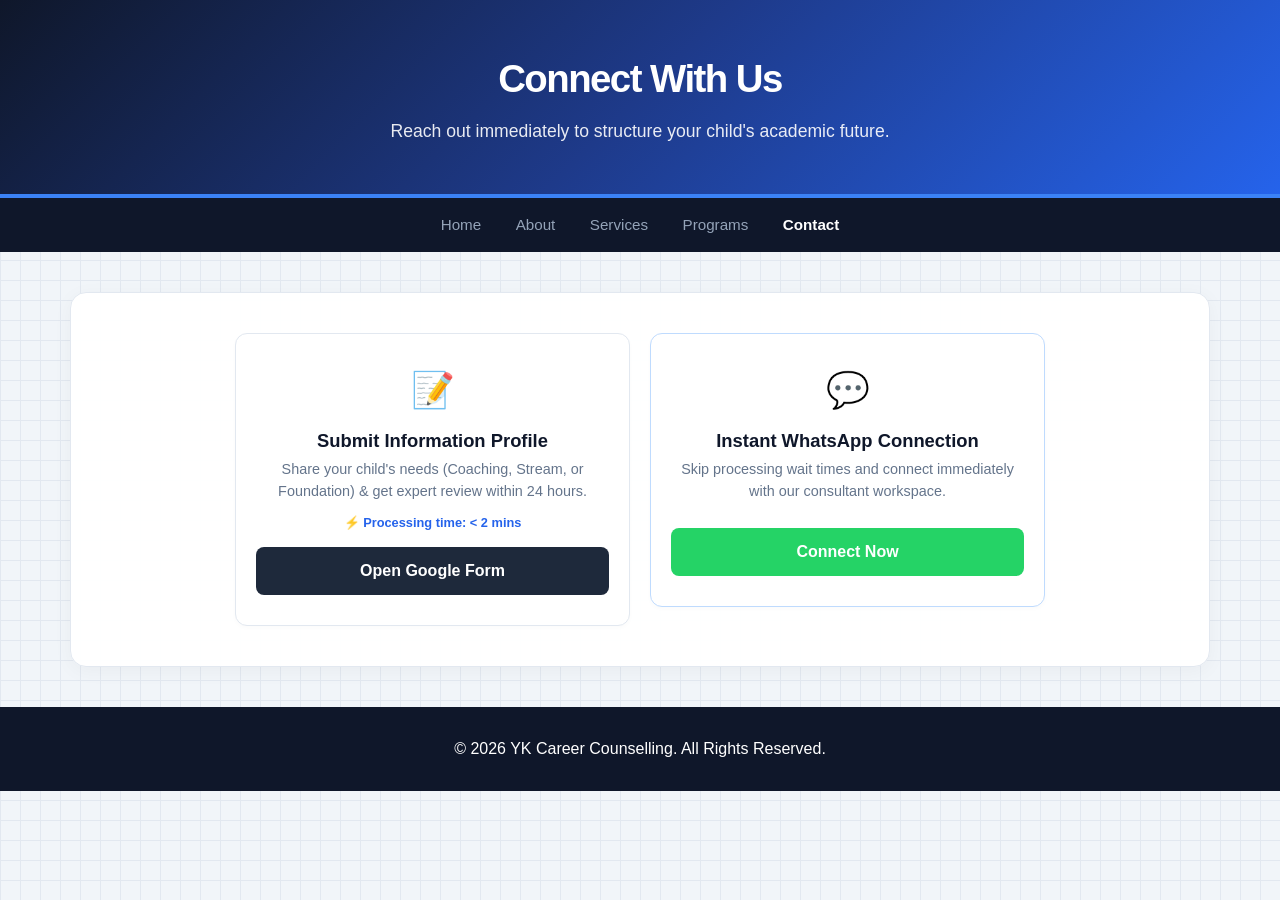
<file: contact.html>
<!DOCTYPE html>
<html lang="en">
<head>
    <meta charset="UTF-8">
    <meta name="viewport" content="width=device-width, initial-scale=1.0">
    <title>Contact Us | YK Career Counselling</title>
    <style>
        * { box-sizing: border-box; margin: 0; padding: 0; }
        body {
            background-color: #f1f5f9;
            background-image: linear-gradient(#e2e8f0 1px, transparent 1px), linear-gradient(90deg, #e2e8f0 1px, transparent 1px);
            background-size: 20px 20px;
            color: #1e293b;
            font-family: -apple-system, BlinkMacSystemFont, "Segoe UI", Roboto, Arial, sans-serif;
            line-height: 1.5;
        }
        .container {
            width: 1140px;
            max-width: 95%;
            margin: 40px auto;
        }
        section {
            background: rgba(255, 255, 255, 0.98);
            border-radius: 16px;
            padding: 40px;
            margin-bottom: 35px;
            box-shadow: 0 4px 20px rgba(0, 0, 0, 0.04);
            border: 1px solid #e2e8f0;
        }
        header {
            background: linear-gradient(135deg, #0f172a 0%, #1e3a8a 50%, #2563eb 100%);
            color: white;
            padding: 50px 20px;
            text-align: center;
            border-bottom: 4px solid #3b82f6;
        }
        nav { background: #0f172a; padding: 15px 0; text-align: center; }
        nav a { color: #94a3b8; text-decoration: none; font-weight: 500; margin: 0 15px; font-size: 0.95rem; }
        nav a.active { color: white; font-weight: 700; }
        
        .force-table { display: table !important; width: 100% !important; border-collapse: separate !important; border-spacing: 20px 0 !important; table-layout: fixed; }
        .force-cell-50 { display: table-cell !important; width: 50% !important; vertical-align: top !important; }
        .card-box { background: #ffffff; border: 1px solid #e2e8f0; border-radius: 12px; padding: 30px 20px; height: 100%; box-shadow: 0 2px 5px rgba(0,0,0,0.02); }
        .btn-primary { background-color: #2563eb; color: white; padding: 12px 24px; border-radius: 8px; font-weight: 600; text-decoration: none; display: block; text-align: center; margin-top: 15px; }

        @media (max-width: 768px) {
            .container { margin: 15px auto; }
            section { padding: 20px; margin-bottom: 20px; }
            header h1 { font-size: 2rem !important; }
            nav { padding: 10px 5px; display: flex; flex-wrap: wrap; justify-content: center; gap: 8px; }
            .force-table { display: block !important; border-spacing: 0 !important; }
            .force-cell-50 { display: block !important; width: 100% !important; margin-bottom: 20px; }
        }
    </style>
</head>
<body>

<header>
    <h1 style="font-size: 2.4rem; font-weight: 800; letter-spacing: -0.04em;">Connect With Us</h1>
    <p style="margin-top: 10px; font-size: 1.1rem; opacity: 0.9;">Reach out immediately to structure your child's academic future.</p>
</header>

<nav>
    <a href="index.html">Home</a>
    <a href="about.html">About</a>
    <a href="services.html">Services</a>
    <a href="programs.html">Programs</a>
    <a href="contact.html" class="active">Contact</a>
</nav>

<div class="container">

    <section>
        <div class="force-table" style="max-width: 850px; margin: 0 auto;">
            <div class="force-cell-50">
                <div class="card-box" style="text-align: center;">
                    <div style="font-size: 2.2rem; margin-bottom: 10px;">📝</div>
                    <h3 style="color: #0f172a; font-size: 1.15rem;">Submit Information Profile</h3>
                    <p style="color: #64748b; font-size: 0.9rem; margin-top: 5px;">Share your child's needs (Coaching, Stream, or Foundation) & get expert review within 24 hours.</p>
                    <p style="color: #2563eb; font-size: 0.8rem; font-weight: 600; margin: 10px 0;">⚡ Processing time: &lt; 2 mins</p>
                    <a href="https://forms.gle/j79rwyJzPrVPGFZG9" target="_blank" class="btn-primary" style="background-color: #1e293b;">Open Google Form</a>
                </div>
            </div>
            <div class="force-cell-50">
                <div class="card-box" style="text-align: center; border-color: #bfdbfe;">
                    <div style="font-size: 2.2rem; margin-bottom: 10px;">💬</div>
                    <h3 style="color: #0f172a; font-size: 1.15rem;">Instant WhatsApp Connection</h3>
                    <p style="color: #64748b; font-size: 0.9rem; margin-top: 5px; margin-bottom: 25px;">Skip processing wait times and connect immediately with our consultant workspace.</p>
                    <a href="https://wa.me/916397100566?text=Hi%20YK%20Career%20Counselling,%20I%20would%20like%20to%20discuss%20a%20personalized%20Plan%20of%20Action%20(POA)%20for%20my%20child's%20academic%20growth%20and%20foundation%20tracking.%20Please%20connect%20with%20me." target="_blank" class="btn-primary" style="background-color: #25d366;">Connect Now</a>
                </div>
            </div>
        </div>
    </section>

</div>

<footer style="background: #0f172a; color: #94a3b8; text-align: center; padding: 30px 20px; margin-top: 40px;">
    <p style="color: white;">&copy; 2026 YK Career Counselling. All Rights Reserved.</p>
</footer>
<!-- Instant Page Loader Style and Script -->
<div id="page-loader" style="display:none; position:fixed; top:0; left:0; width:100%; height:4px; background:linear-gradient(90deg, #3b82f6, #2563eb); z-index:99999; animation: loadingBar 2s infinite ease-in-out;"></div>
<div id="loader-overlay" style="display:none; position:fixed; top:0; left:0; width:100%; height:100%; background:rgba(255,255,255,0.5); z-index:99998; cursor:wait;"></div>

<style>
@keyframes loadingBar {
    0% { transform: translateX(-100%); }
    50% { transform: translateX(0); }
    100% { transform: translateX(100%); }
}
</style>

<script>
document.querySelectorAll('nav a, .btn-primary, a').forEach(link => {
    if (link.getAttribute('href') && !link.getAttribute('href').startsWith('#') && !link.getAttribute('target')) {
        link.addEventListener('click', function(e) {
            document.getElementById('page-loader').style.display = 'block';
            document.getElementById('loader-overlay').style.display = 'block';
        });
    }
});
</script>
</body>
</html>
</file>
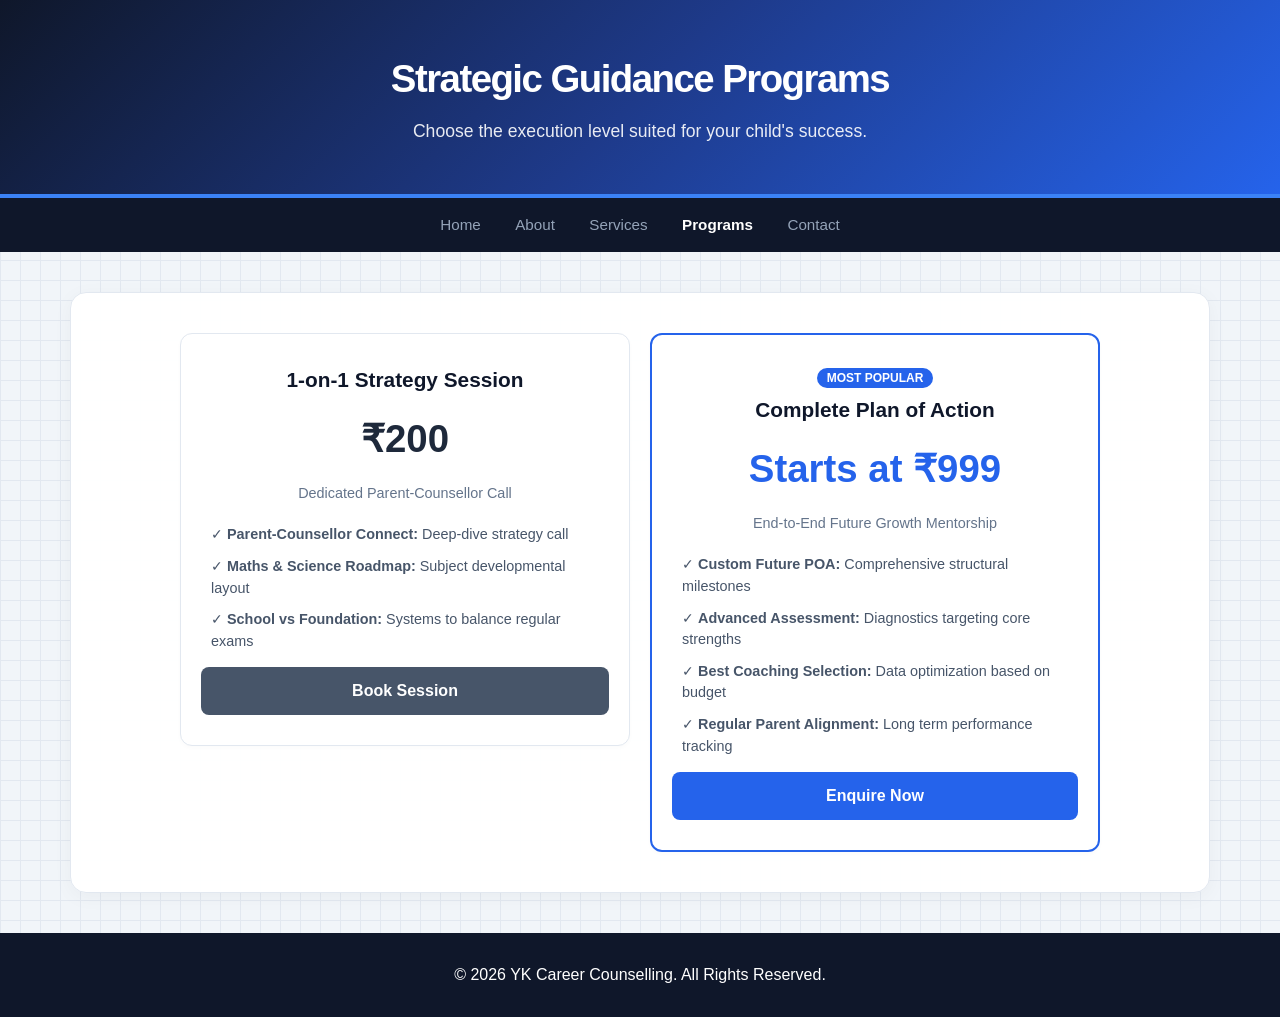
<file: programs.html>
<!DOCTYPE html>
<html lang="en">
<head>
    <meta charset="UTF-8">
    <meta name="viewport" content="width=device-width, initial-scale=1.0">
    <title>Our Programs | YK Career Counselling</title>
    <style>
        * { box-sizing: border-box; margin: 0; padding: 0; }
        body {
            background-color: #f1f5f9;
            background-image: linear-gradient(#e2e8f0 1px, transparent 1px), linear-gradient(90deg, #e2e8f0 1px, transparent 1px);
            background-size: 20px 20px;
            color: #1e293b;
            font-family: -apple-system, BlinkMacSystemFont, "Segoe UI", Roboto, Arial, sans-serif;
            line-height: 1.5;
        }
        .container {
            width: 1140px;
            max-width: 95%;
            margin: 40px auto;
        }
        section {
            background: rgba(255, 255, 255, 0.98);
            border-radius: 16px;
            padding: 40px;
            margin-bottom: 35px;
            box-shadow: 0 4px 20px rgba(0, 0, 0, 0.04);
            border: 1px solid #e2e8f0;
        }
        header {
            background: linear-gradient(135deg, #0f172a 0%, #1e3a8a 50%, #2563eb 100%);
            color: white;
            padding: 50px 20px;
            text-align: center;
            border-bottom: 4px solid #3b82f6;
        }
        nav { background: #0f172a; padding: 15px 0; text-align: center; }
        nav a { color: #94a3b8; text-decoration: none; font-weight: 500; margin: 0 15px; font-size: 0.95rem; }
        nav a.active { color: white; font-weight: 700; }
        
        .force-table { display: table !important; width: 100% !important; border-collapse: separate !important; border-spacing: 20px 0 !important; table-layout: fixed; }
        .force-cell-50 { display: table-cell !important; width: 50% !important; vertical-align: top !important; }
        .card-box { background: #ffffff; border: 1px solid #e2e8f0; border-radius: 12px; padding: 30px 20px; height: 100%; box-shadow: 0 2px 5px rgba(0,0,0,0.02); }
        .card-box.featured { border: 2px solid #2563eb; }
        .btn-primary { background-color: #2563eb; color: white; padding: 12px 24px; border-radius: 8px; font-weight: 600; text-decoration: none; display: block; text-align: center; margin-top: 15px; }

        @media (max-width: 768px) {
            .container { margin: 15px auto; }
            section { padding: 20px; margin-bottom: 20px; }
            header h1 { font-size: 2rem !important; }
            nav { padding: 10px 5px; display: flex; flex-wrap: wrap; justify-content: center; gap: 8px; }
            .force-table { display: block !important; border-spacing: 0 !important; }
            .force-cell-50 { display: block !important; width: 100% !important; margin-bottom: 20px; }
        }
    </style>
</head>
<body>

<header>
    <h1 style="font-size: 2.4rem; font-weight: 800; letter-spacing: -0.04em;">Strategic Guidance Programs</h1>
    <p style="margin-top: 10px; font-size: 1.1rem; opacity: 0.9;">Choose the execution level suited for your child's success.</p>
</header>

<nav>
    <a href="index.html">Home</a>
    <a href="about.html">About</a>
    <a href="services.html">Services</a>
    <a href="programs.html" class="active">Programs</a>
    <a href="index.html#contact">Contact</a>
</nav>

<div class="container">

    <section>
        <div class="force-table" style="max-width: 960px; margin: 0 auto;">
            <div class="force-cell-50">
                <div class="card-box">
                    <h3 style="font-size: 1.3rem; color: #0f172a; text-align: center;">1-on-1 Strategy Session</h3>
                    <div style="font-size: 2.4rem; font-weight: 800; color: #1e293b; text-align: center; margin: 15px 0;">₹200</div>
                    <p style="color: #64748b; text-align: center; font-size: 0.9rem; margin-bottom: 20px;">Dedicated Parent-Counsellor Call</p>
                    <ul style="list-style: none; color: #475569; font-size: 0.9rem; padding: 0 10px;">
                        <li style="margin-bottom: 10px;">✓ <b>Parent-Counsellor Connect:</b> Deep-dive strategy call</li>
                        <li style="margin-bottom: 10px;">✓ <b>Maths & Science Roadmap:</b> Subject developmental layout</li>
                        <li style="margin-bottom: 10px;">✓ <b>School vs Foundation:</b> Systems to balance regular exams</li>
                    </ul>
                    <a href="index.html#contact" class="btn-primary" style="background: #475569;">Book Session</a>
                </div>
            </div>
            
            <div class="force-cell-50">
                <div class="card-box featured">
                    <div style="text-align: center; margin-bottom: 5px;"><span style="background: #2563eb; color: white; font-size: 0.75rem; font-weight: 700; padding: 3px 10px; border-radius: 10px; text-transform: uppercase;">Most Popular</span></div>
                    <h3 style="font-size: 1.3rem; color: #0f172a; text-align: center;">Complete Plan of Action</h3>
                    <div style="font-size: 2.4rem; color: #2563eb; font-weight: 800; text-align: center; margin: 15px 0;">Starts at ₹999</div>
                    <p style="color: #64748b; text-align: center; font-size: 0.9rem; margin-bottom: 20px;">End-to-End Future Growth Mentorship</p>
                    <ul style="list-style: none; color: #475569; font-size: 0.9rem; padding: 0 10px;">
                        <li style="margin-bottom: 10px;">✓ <b>Custom Future POA:</b> Comprehensive structural milestones</li>
                        <li style="margin-bottom: 10px;">✓ <b>Advanced Assessment:</b> Diagnostics targeting core strengths</li>
                        <li style="margin-bottom: 10px;">✓ <b>Best Coaching Selection:</b> Data optimization based on budget</li>
                        <li style="margin-bottom: 10px;">✓ <b>Regular Parent Alignment:</b> Long term performance tracking</li>
                    </ul>
                    <a href="index.html#contact" class="btn-primary">Enquire Now</a>
                </div>
            </div>
        </div>
    </section>

</div>

<footer style="background: #0f172a; color: #94a3b8; text-align: center; padding: 30px 20px; margin-top: 40px;">
    <p style="color: white;">&copy; 2026 YK Career Counselling. All Rights Reserved.</p>
</footer>
<!-- Instant Page Loader Style and Script -->
<div id="page-loader" style="display:none; position:fixed; top:0; left:0; width:100%; height:4px; background:linear-gradient(90deg, #3b82f6, #2563eb); z-index:99999; animation: loadingBar 2s infinite ease-in-out;"></div>
<div id="loader-overlay" style="display:none; position:fixed; top:0; left:0; width:100%; height:100%; background:rgba(255,255,255,0.5); z-index:99998; cursor:wait;"></div>

<style>
@keyframes loadingBar {
    0% { transform: translateX(-100%); }
    50% { transform: translateX(0); }
    100% { transform: translateX(100%); }
}
</style>

<script>
document.querySelectorAll('nav a, .btn-primary, a').forEach(link => {
    if (link.getAttribute('href') && !link.getAttribute('href').startsWith('#') && !link.getAttribute('target')) {
        link.addEventListener('click', function(e) {
            document.getElementById('page-loader').style.display = 'block';
            document.getElementById('loader-overlay').style.display = 'block';
        });
    }
});
</script>
</body>
</html>
</file>
